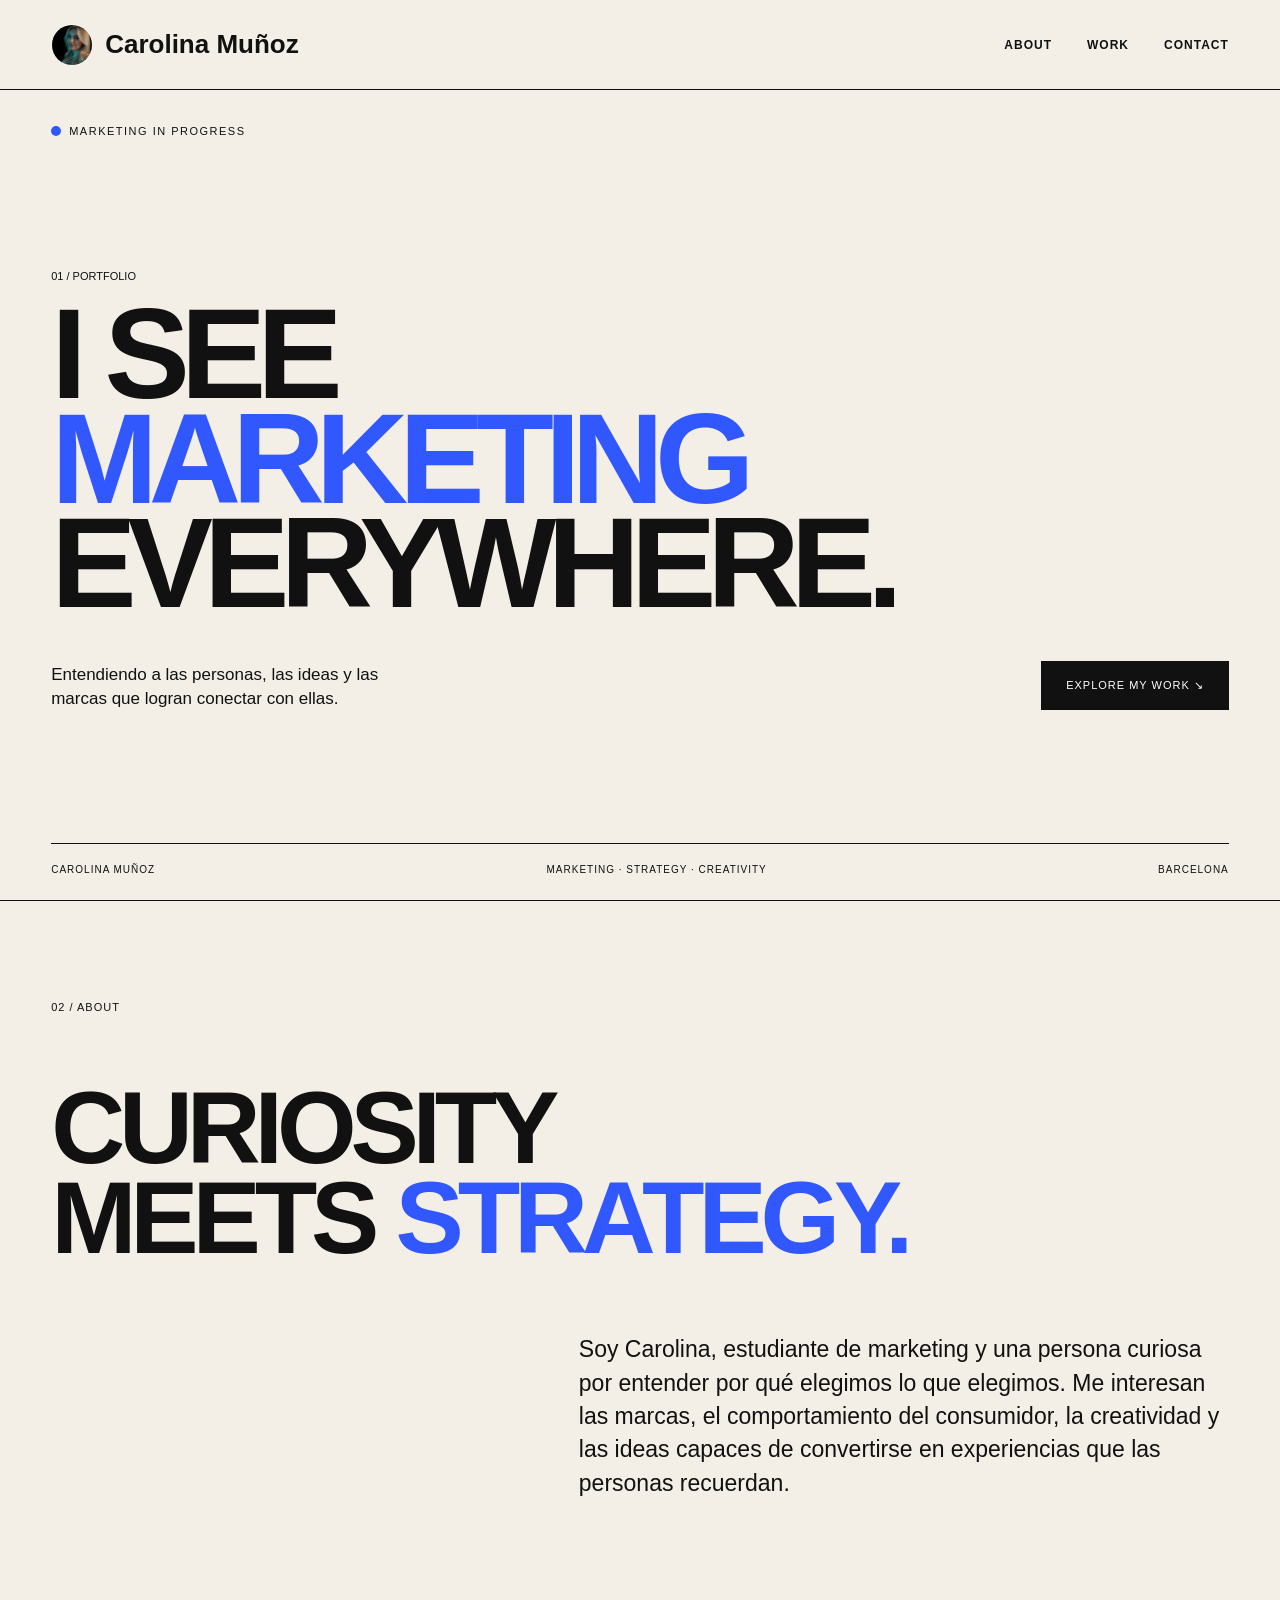
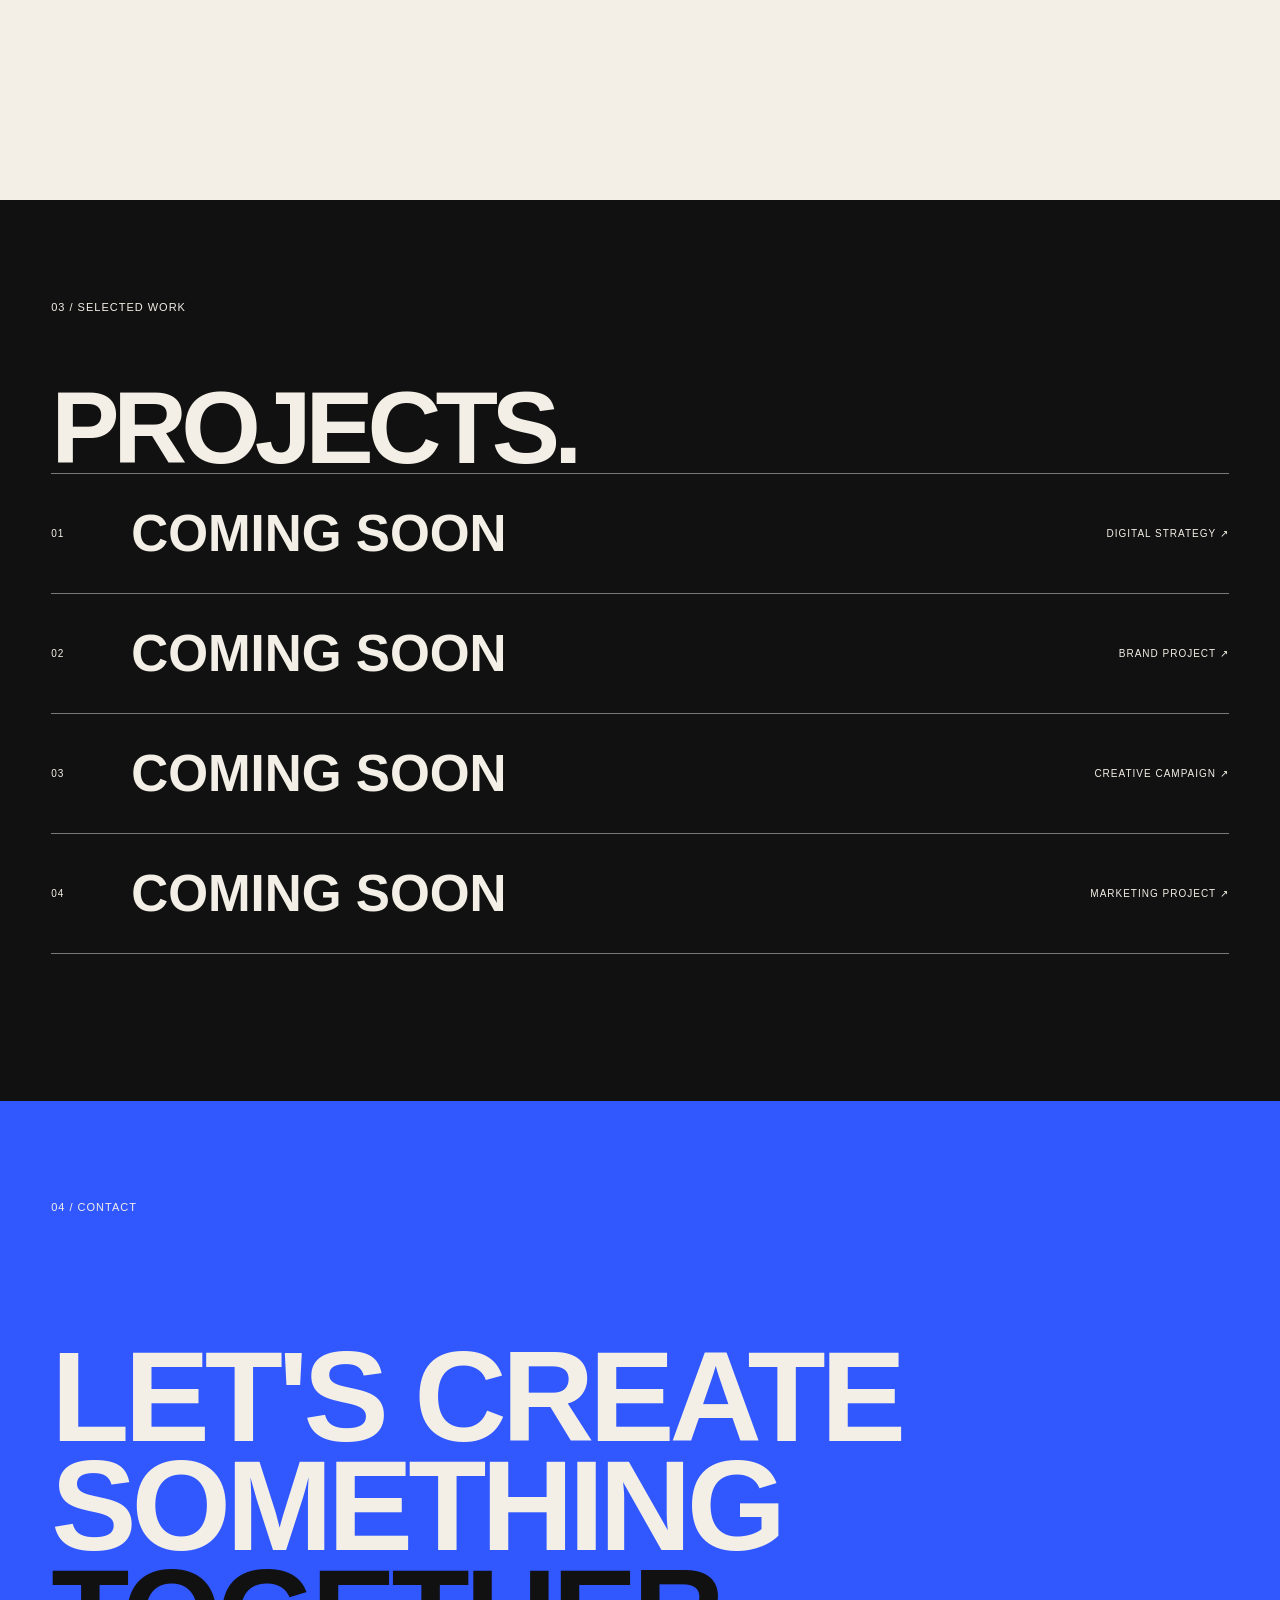
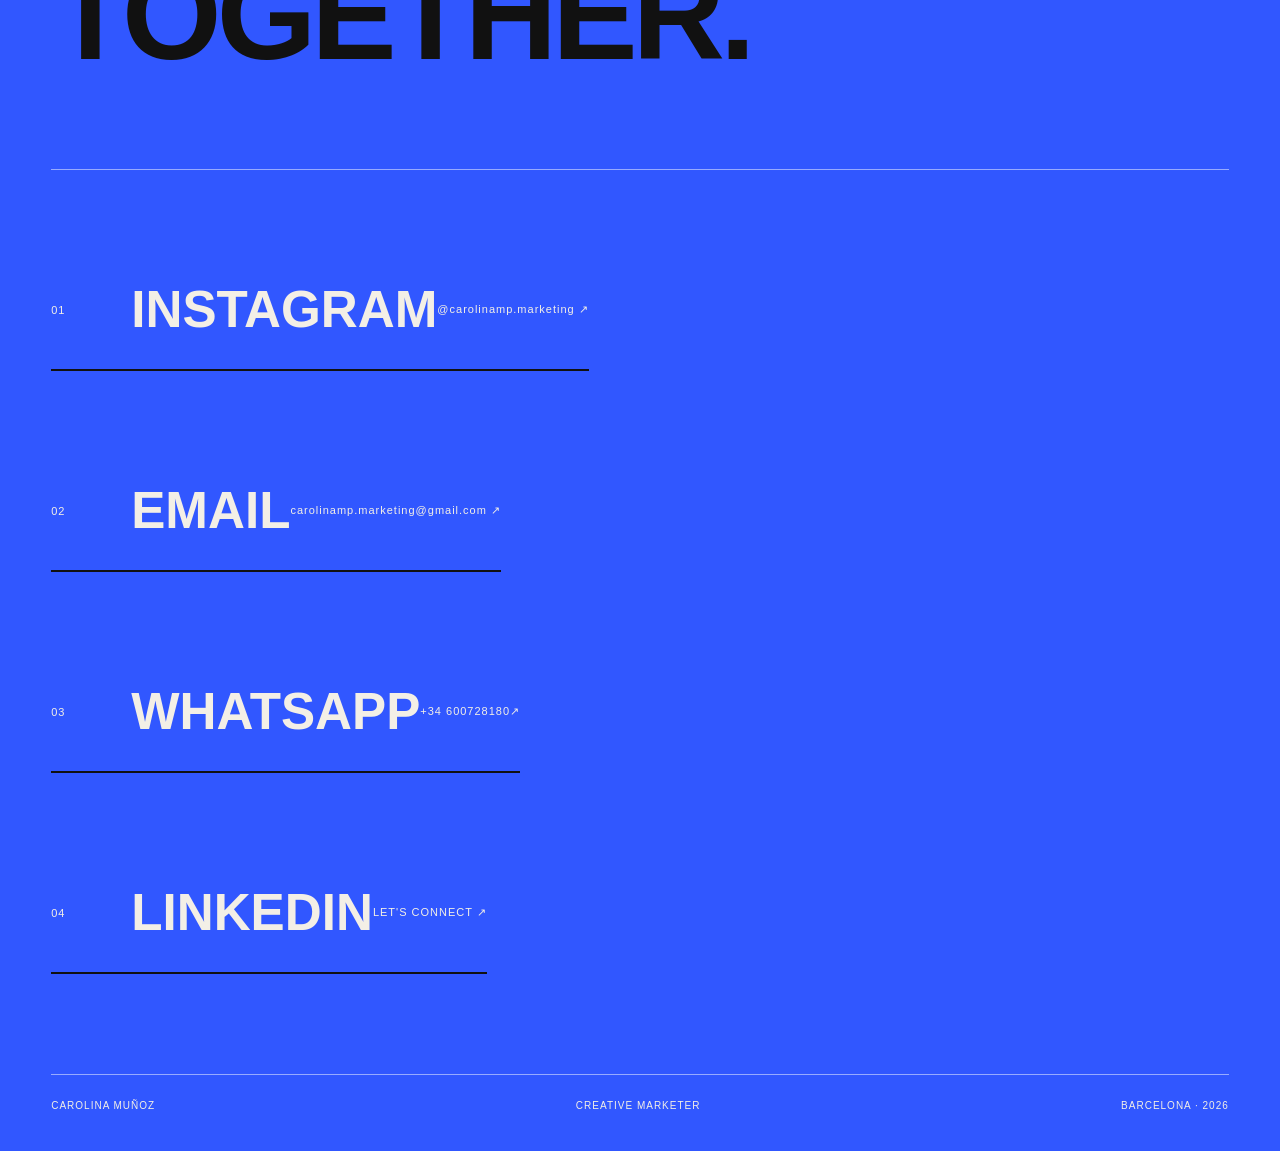
<file: index.html>
<!DOCTYPE html>
<html lang="es">

<head>
    <meta charset="UTF-8">
    <meta name="viewport" content="width=device-width, initial-scale=1.0">

    <title>Carolina Muñoz | Marketing</title>

    <link rel="stylesheet" href="style.css">
</head>

<body>

    <header class="navbar">

    <a class="logo" href="index.html">
        <img src="images/perfil.jpg" alt="Carolina Muñoz">
        <span>Carolina Muñoz</span>
    </a>

    <nav>
        <a href="#about me">ABOUT</a>
        <a href="#work">WORK</a>
        <a href="#contact">CONTACT</a>
    </nav>

</header>


    <main>

        <section class="hero">

            <div class="status">
                <span class="dot"></span>
                MARKETING IN PROGRESS
            </div>

            <div class="hero-content">

                <p class="number">01 / PORTFOLIO</p>

                <h1>
                    I SEE<br>
                    <span>MARKETING</span><br>
                    EVERYWHERE.
                </h1>

                <div class="hero-bottom">

                    <p class="intro">
                        Entendiendo a las personas,
                        las ideas y las marcas que
                        logran conectar con ellas.
                    </p>

                    <a href="#work" class="button">
                        EXPLORE MY WORK ↘
                    </a>

                </div>

            </div>

            <div class="location">
                <span>CAROLINA MUÑOZ</span>
                <span>MARKETING · STRATEGY · CREATIVITY</span>
                <span>BARCELONA</span>
            </div>

        </section>


        <section id="about" class="section about">

            <p class="section-number">02 / ABOUT</p>

            <h2>
                CURIOSITY<br>
                MEETS <span>STRATEGY.</span>
            </h2>

            <p class="about-text">
                Soy Carolina, estudiante de marketing y una persona
                curiosa por entender por qué elegimos lo que elegimos.
                Me interesan las marcas, el comportamiento del consumidor,
                la creatividad y las ideas capaces de convertirse en
                experiencias que las personas recuerdan.
            </p>

        </section>


        <section id="work" class="section work">

            <p class="section-number">03 / SELECTED WORK</p>

            <h2>PROJECTS.</h2>

            <a href="projects/proyecto-01.html" class="project">
    <span>01</span>
    <h3>COMING SOON</h3>
    <span>DIGITAL STRATEGY ↗</span>
</a>

<a href="projects/proyecto-02.html" class="project">
    <span>02</span>
    <h3>COMING SOON</h3>
    <span>BRAND PROJECT ↗</span>
</a>

<a href="projects/proyecto-03.html" class="project">
    <span>03</span>
    <h3>COMING SOON</h3>
    <span>CREATIVE CAMPAIGN ↗</span>
</a>

<a href="projects/proyecto-04.html" class="project">
    <span>04</span>
    <h3>COMING SOON</h3>
    <span>MARKETING PROJECT ↗</span>
</a>
        </section>


        <section id="contact" class="section contact">

    <p class="section-number">04 / CONTACT</p>

    <div class="contact-header">
        <h2>
            LET'S CREATE<br>
            SOMETHING <span>TOGETHER.</span>
        </h2>
    </div>

    <div class="contact-links">

        <a href="https://www.instagram.com/carolinamp.marketing/"
           target="_blank"
           class="contact-item">
            <span>01</span>
            <h3>INSTAGRAM</h3>
            <span>@carolinamp.marketing ↗</span>
        </a>

        <a href="mailto:carolinamp.marketing@gmail.com?subject=Let´s%20work%together"
           class="contact-item">
            <span>02</span>
            <h3>EMAIL</h3>
            <span>carolinamp.marketing@gmail.com ↗</span>
        </a>    

        <a href="https://wa.me/+34600728180"
           target="_blank"
           class="contact-item">
            <span>03</span>
            <h3>WHATSAPP</h3>
            <span>+34 600728180↗</span>
        </a>

        <a href="TU_LINKEDIN"
           target="_blank"
           class="contact-item">
            <span>04</span>
            <h3>LINKEDIN</h3>
            <span>LET'S CONNECT ↗</span>
        </a>

    </div>

    <div class="contact-footer">
        <span>CAROLINA MUÑOZ</span>
        <span>CREATIVE MARKETER</span>
        <span>BARCELONA · 2026</span>
    </div>

</section>

    </main>
<script>
    const elements = document.querySelectorAll(
        '.section, .project'
    );

    const observer = new IntersectionObserver((entries) => {

        entries.forEach((entry) => {

            if (entry.isIntersecting) {
                entry.target.classList.add('show');
            }

        });

    }, {
        threshold: 0.15
    });

    elements.forEach((element) => {
        element.classList.add('reveal');
        observer.observe(element);
    });
</script>
</body>

</html>

<!-- GitHub Pages deployment -->
</file>
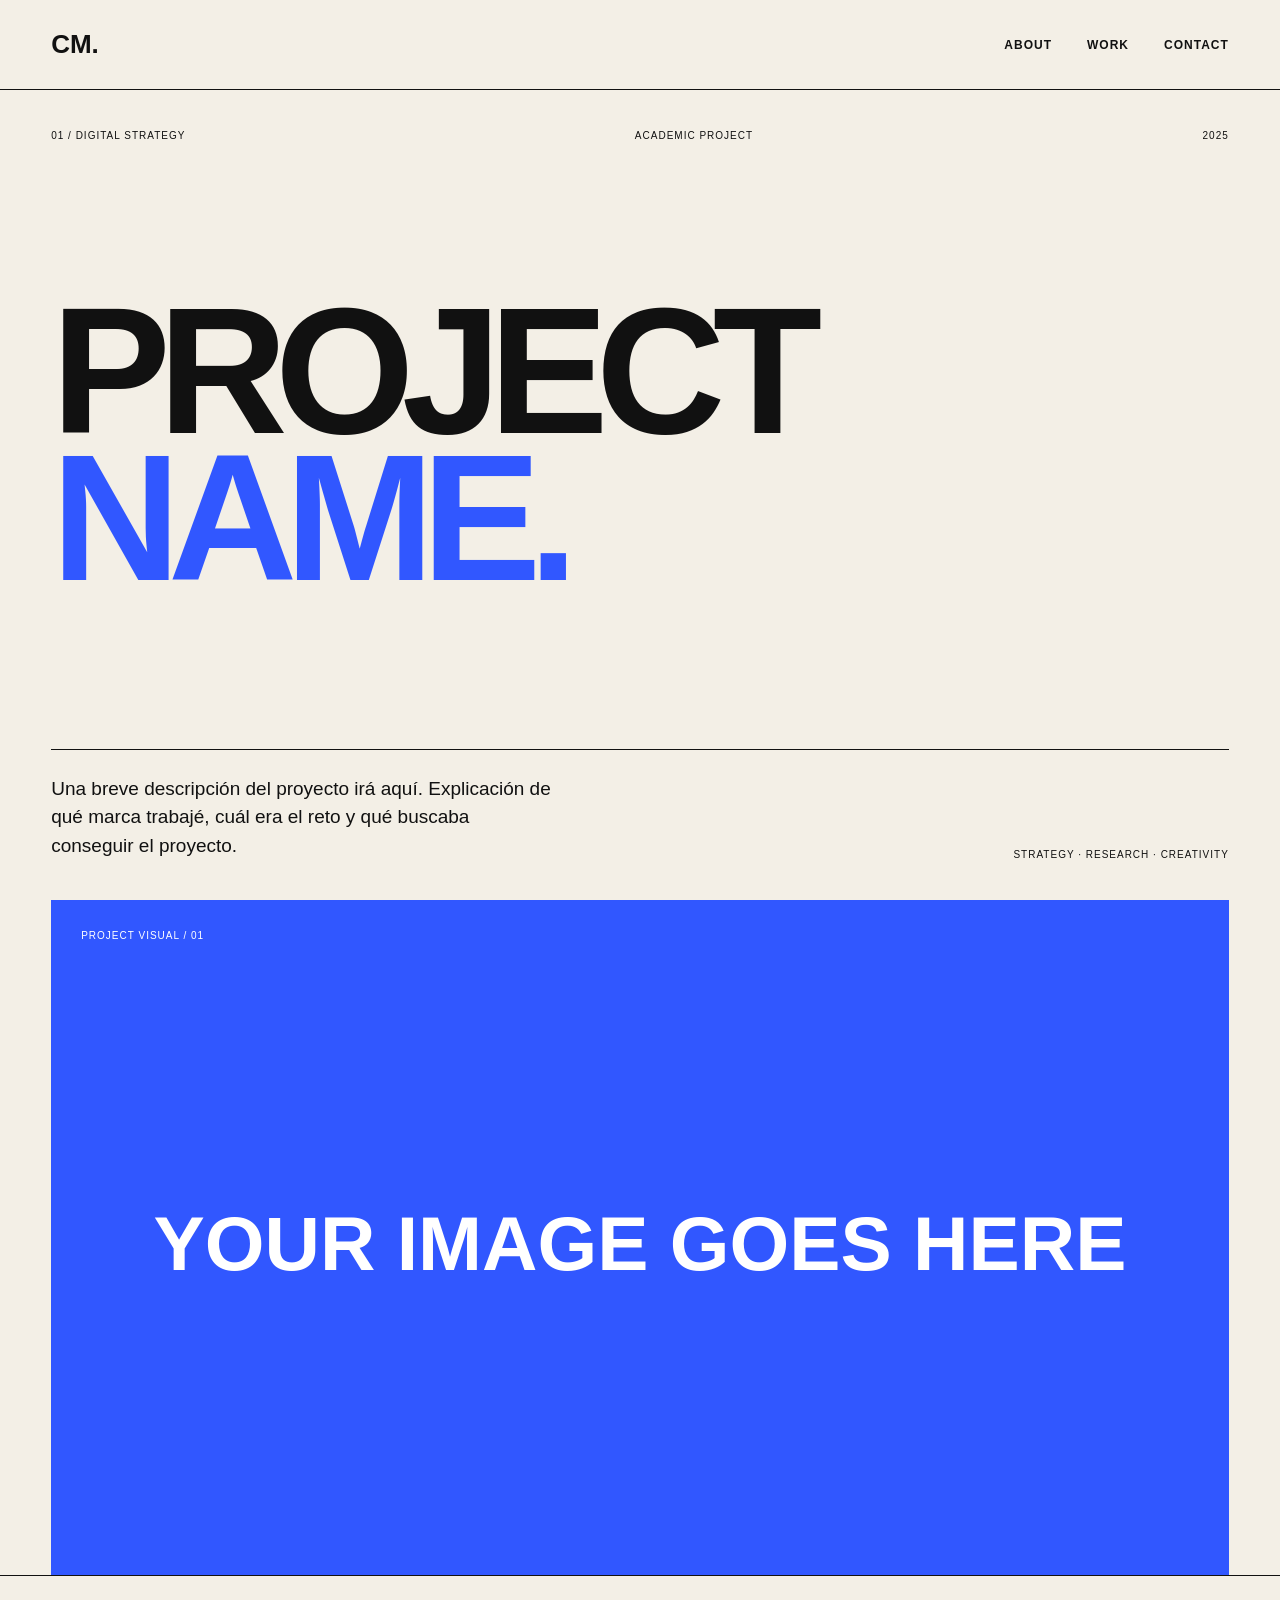
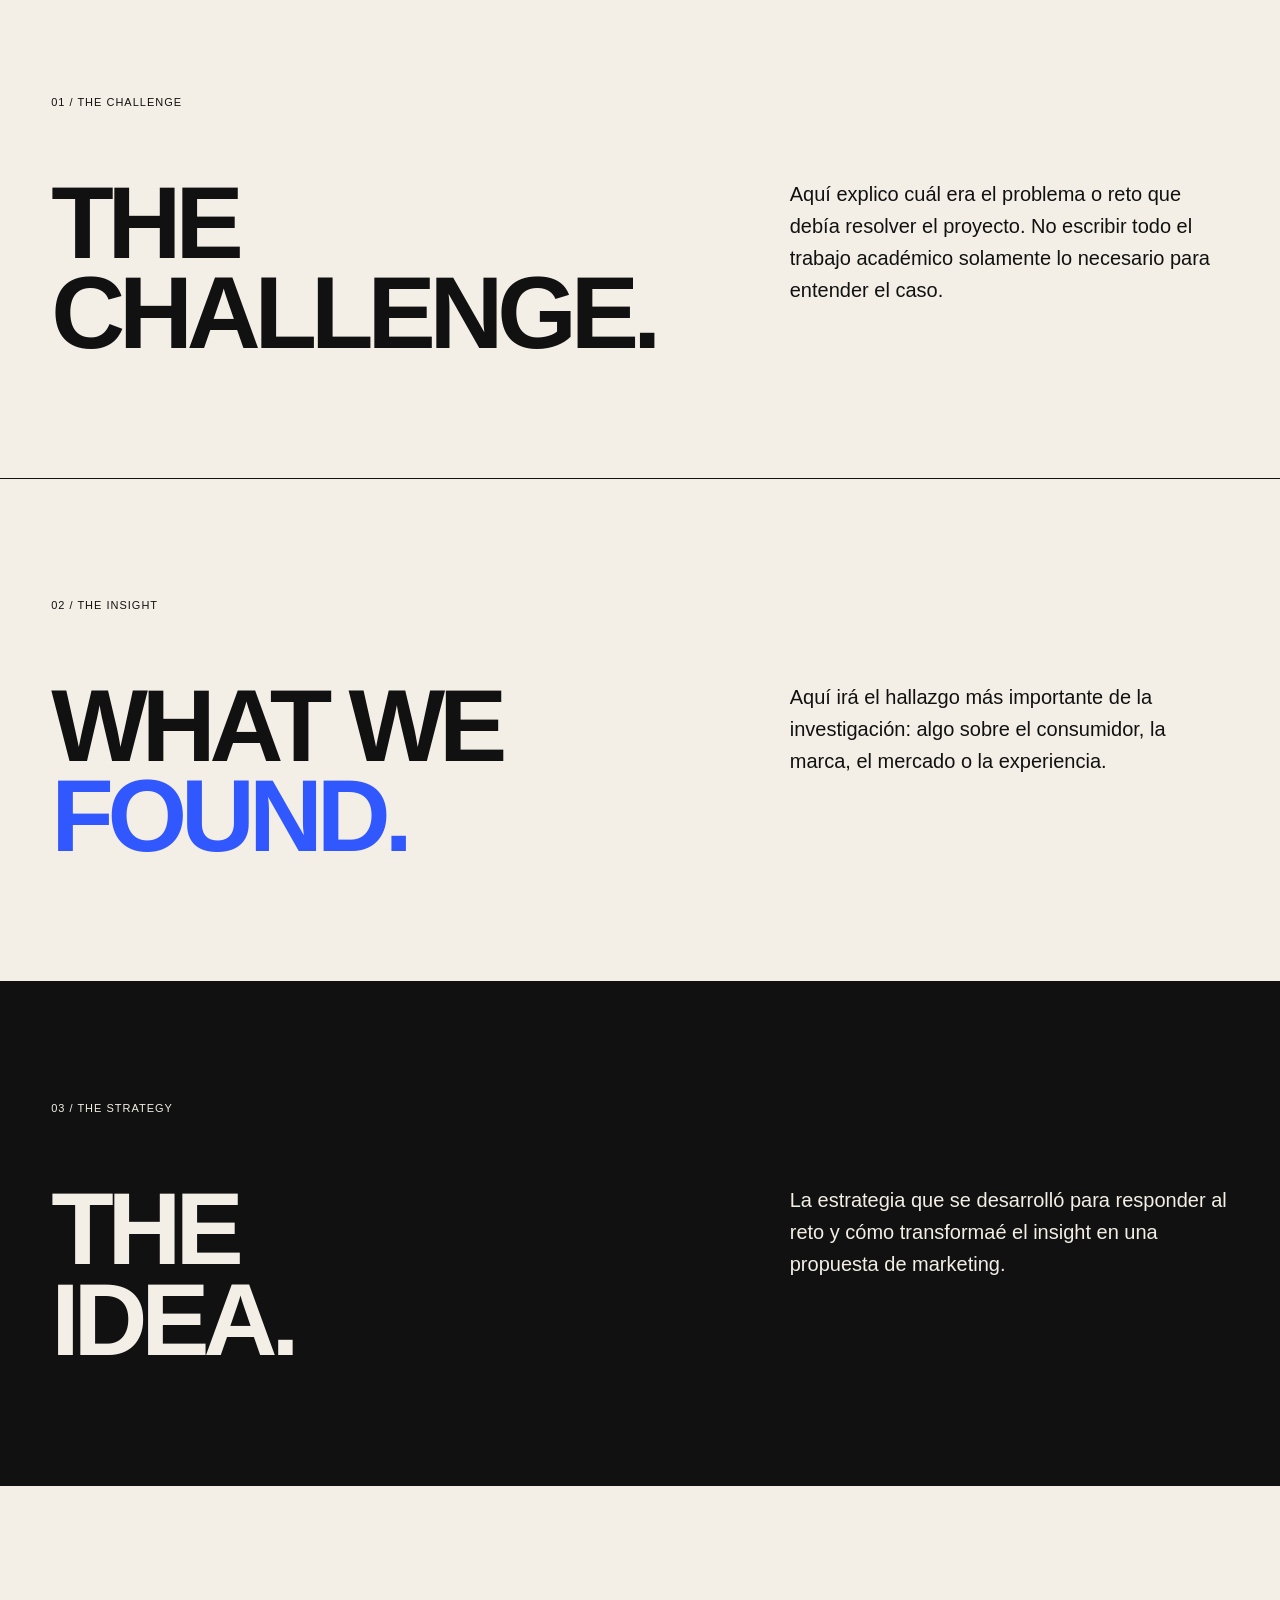
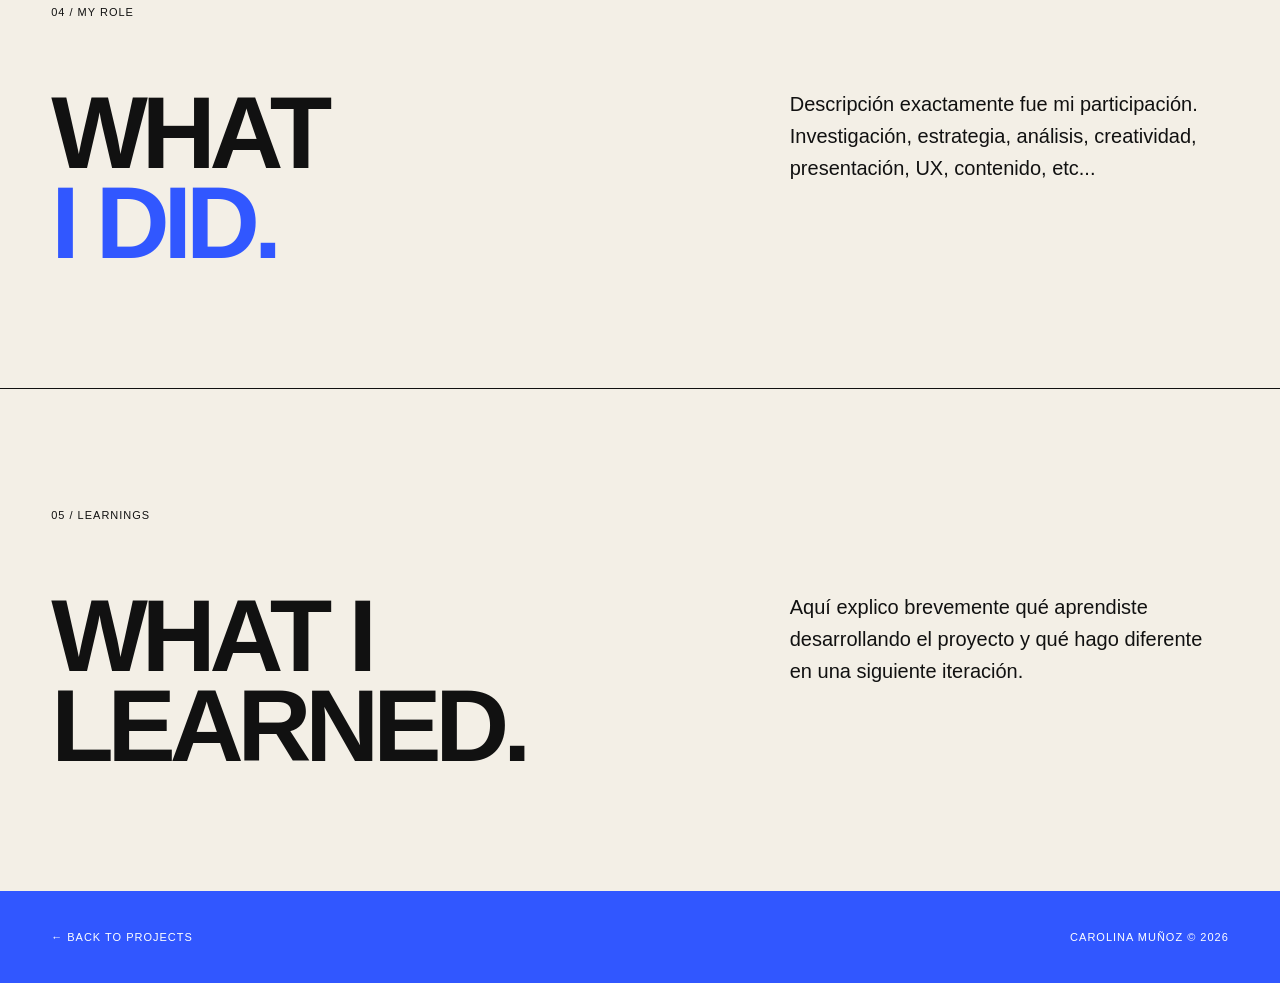
<file: projects/proyecto-01.html>
<!DOCTYPE html>
<html lang="es">

<head>
    <meta charset="UTF-8">
    <meta name="viewport" content="width=device-width, initial-scale=1.0">

    <title>Proyecto 01 | Carolina Muñoz</title>

    <!-- Como estamos dentro de /projects, usamos ../ para volver atrás -->
    <link rel="stylesheet" href="../style.css">
</head>

<body class="project-page">

    <header class="navbar">
        <a class="logo" href="../index.html">CM.</a>

        <nav>
            <a href="../index.html#about">ABOUT</a>
            <a href="../index.html#work">WORK</a>
            <a href="../index.html#contact">CONTACT</a>
        </nav>
    </header>

    <main>

        <section class="case-hero">

            <div class="case-meta">
                <span>01 / DIGITAL STRATEGY</span>
                <span>ACADEMIC PROJECT</span>
                <span>2025</span>
            </div>

            <h1 class="case-title">
                PROJECT<br>
                <span>NAME.</span>
            </h1>

            <div class="case-intro">
                <p>
                    Una breve descripción del proyecto irá aquí.
                    Explicación de qué marca trabajé, cuál era el reto
                    y qué buscaba conseguir el proyecto.
                </p>

                <p>
                    STRATEGY · RESEARCH · CREATIVITY
                </p>
            </div>

        </section>


        <section class="case-image-placeholder">
            <span>PROJECT VISUAL / 01</span>
            <p>YOUR IMAGE GOES HERE</p>
        </section>


        <section class="case-section">

            <p class="section-number">01 / THE CHALLENGE</p>

            <div class="case-grid">
                <h2>THE<br>CHALLENGE.</h2>

                <p>
                    Aquí explico cuál era el problema o reto que
                    debía resolver el proyecto. No escribir
                    todo el trabajo académico solamente lo
                    necesario para entender el caso.
                </p>
            </div>

        </section>


        <section class="case-section">

            <p class="section-number">02 / THE INSIGHT</p>

            <div class="case-grid">
                <h2>WHAT WE<br><span>FOUND.</span></h2>

                <p>
                    Aquí irá el hallazgo más importante de la
                    investigación: algo sobre el consumidor,
                    la marca, el mercado o la experiencia.
                </p>
            </div>

        </section>


        <section class="case-section case-dark">

            <p class="section-number">03 / THE STRATEGY</p>

            <div class="case-grid">
                <h2>THE<br>IDEA.</h2>

                <p>
                    La estrategia que se desarrolló para
                    responder al reto y cómo transformaé el insight
                    en una propuesta de marketing.
                </p>
            </div>

        </section>


        <section class="case-section">

            <p class="section-number">04 / MY ROLE</p>

            <div class="case-grid">
                <h2>WHAT<br><span>I DID.</span></h2>

                <p>
                    Descripción exactamente fue mi participación.
                    Investigación, estrategia, análisis, creatividad,
                    presentación, UX, contenido, etc...
                </p>
            </div>

        </section>


        <section class="case-section">

            <p class="section-number">05 / LEARNINGS</p>

            <div class="case-grid">
                <h2>WHAT I<br>LEARNED.</h2>

                <p>
                    Aquí explico brevemente qué aprendiste
                    desarrollando el proyecto y qué hago diferente
                    en una siguiente iteración.
                </p>
            </div>

        </section>


        <footer class="case-footer">

            <a href="../index.html#work">
                ← BACK TO PROJECTS
            </a>

            <span>CAROLINA MUÑOZ © 2026</span>

        </footer>

    </main>

</body>

</html>
</file>
<file: style.css>
* {
    box-sizing: border-box;
    margin: 0;
    padding: 0;
}

html {
    scroll-behavior: smooth;
}

body {
    background: #f3efe6;
    color: #111111;
    font-family: Arial, Helvetica, sans-serif;
}

a {
    color: inherit;
    text-decoration: none;
}


/* NAVIGATION */

.navbar {
    height: 90px;
    padding: 0 4vw;

    display: flex;
    align-items: center;
    justify-content: space-between;

    border-bottom: 1px solid #111;
}

.logo {
    font-size: 26px;
    font-weight: 900;
}

nav {
    display: flex;
    gap: 35px;
}

nav a {
    font-size: 12px;
    font-weight: 700;
    letter-spacing: 1px;
}


/* HERO */

.hero {
    min-height: calc(100vh - 90px);

    padding: 35px 4vw 25px;

    display: flex;
    flex-direction: column;
    justify-content: space-between;
}

.status {
    font-size: 11px;
    letter-spacing: 1.5px;

    display: flex;
    align-items: center;
    gap: 8px;
}

.dot {
    width: 10px;
    height: 10px;

    background: #3157ff;
    border-radius: 50%;
}

.hero-content {
    margin: auto 0;
}

.number {
    font-size: 11px;
    margin-bottom: 20px;
}

h1 {
    font-size: clamp(65px, 10vw, 150px);
    line-height: 0.82;
    letter-spacing: -0.07em;
    font-weight: 900;
}

h1 span {
    color: #3157ff;
}

.hero-bottom {
    margin-top: 45px;

    display: flex;
    justify-content: space-between;
    align-items: flex-end;
}

.intro {
    max-width: 330px;

    font-size: 17px;
    line-height: 1.4;
}

.button {
    background: #111;
    color: #fff;

    padding: 18px 25px;

    font-size: 11px;
    letter-spacing: 1px;

    transition: 0.25s;
}

.button:hover {
    background: #3157ff;
}

.location {
    padding-top: 20px;

    border-top: 1px solid #111;

    display: flex;
    justify-content: space-between;

    font-size: 10px;
    letter-spacing: 1px;
}


/* GENERAL SECTIONS */

.section {
    min-height: 100vh;

    padding: 100px 4vw;

    border-top: 1px solid #111;
}

.section-number {
    font-size: 11px;
    letter-spacing: 1px;

    margin-bottom: 70px;
}

h2 {
    font-size: clamp(55px, 8vw, 120px);
    line-height: 0.88;
    letter-spacing: -0.06em;
}

h2 span {
    color: #3157ff;
}


/* ABOUT */

.about-text {
    max-width: 650px;

    margin-top: 70px;
    margin-left: auto;

    font-size: 23px;
    line-height: 1.45;
}


/* WORK */

.work {
    background: #111;
    color: #f3efe6;
}

.project {
    padding: 30px 0;

    border-top: 1px solid #777;

    display: grid;
    grid-template-columns: 80px 1fr auto;

    align-items: center;
}

.project:last-child {
    border-bottom: 1px solid #777;
}

.project h3 {
    font-size: clamp(28px, 4vw, 60px);
}

.project span {
    font-size: 10px;
    letter-spacing: 1px;
}


/* CONTACT */

.contact {
    display: flex;
    flex-direction: column;
    justify-content: space-between;
}

.contact a {
    width: fit-content;

    margin-top: 80px;

    border-bottom: 2px solid #111;

    font-size: 20px;
}


/* MOBILE */

@media (max-width: 700px) {

    .navbar {
        height: 70px;
    }

    nav {
        gap: 15px;
    }

    nav a {
        font-size: 9px;
    }

    .hero {
        min-height: calc(100vh - 70px);
    }

    h1 {
        font-size: 17vw;
    }

    .hero-bottom {
        align-items: flex-start;
        flex-direction: column;
        gap: 30px;
    }

    .location {
        gap: 15px;
        flex-direction: column;
    }

    .about-text {
        margin-left: 0;

        font-size: 18px;
    }

    .project {
        grid-template-columns: 40px 1fr;
        gap: 10px;
    }

    .project > span:last-child {
        grid-column: 2;
    }
}
/* ==============================
   PROJECT / CASE STUDY
================================= */

.case-hero {
    min-height: calc(100vh - 90px);
    padding: 40px 4vw;

    display: flex;
    flex-direction: column;
    justify-content: space-between;
}

.case-meta {
    display: flex;
    justify-content: space-between;

    font-size: 10px;
    letter-spacing: 1px;
}

.case-title {
    margin: auto 0;

    font-size: clamp(75px, 14vw, 200px);
}

.case-title span {
    color: #3157ff;
}

.case-intro {
    display: flex;
    justify-content: space-between;
    align-items: flex-end;

    border-top: 1px solid #111;
    padding-top: 25px;
}

.case-intro p:first-child {
    max-width: 500px;

    font-size: 19px;
    line-height: 1.5;
}

.case-intro p:last-child {
    font-size: 10px;
    letter-spacing: 1px;
}


/* IMAGE */

.case-image-placeholder {
    min-height: 75vh;
    margin: 0 4vw;

    background: #3157ff;
    color: white;

    padding: 30px;

    display: flex;
    flex-direction: column;
    justify-content: space-between;
}

.case-image-placeholder span {
    font-size: 10px;
    letter-spacing: 1px;
}

.case-image-placeholder p {
    margin: auto;

    font-size: clamp(30px, 6vw, 90px);
    font-weight: 900;
}


/* PROJECT SECTIONS */

.case-section {
    padding: 120px 4vw;

    border-top: 1px solid #111;
}

.case-grid {
    display: grid;
    grid-template-columns: 1.5fr 1fr;
    gap: 80px;

    align-items: start;
}

.case-grid p {
    max-width: 550px;

    font-size: 20px;
    line-height: 1.6;
}

.case-dark {
    background: #111;
    color: #f3efe6;
}


/* FOOTER */

.case-footer {
    background: #3157ff;
    color: white;

    padding: 40px 4vw;

    display: flex;
    justify-content: space-between;

    font-size: 11px;
    letter-spacing: 1px;
}


/* PROJECT MOBILE */

@media (max-width: 700px) {

    .case-meta {
        flex-direction: column;
        gap: 8px;
    }

    .case-title {
        font-size: 20vw;
    }

    .case-intro {
        align-items: flex-start;
        flex-direction: column;
        gap: 30px;
    }

    .case-image-placeholder {
        min-height: 55vh;
    }

    .case-grid {
        grid-template-columns: 1fr;
        gap: 40px;
    }

    .case-grid p {
        font-size: 17px;
    }

    .case-footer {
        flex-direction: column;
        gap: 20px;
    }
}
/* ==============================
   PROFILE LOGO
================================= */

.logo {
    display: flex;
    align-items: center;
    gap: 12px;
    text-decoration: none;
}

.logo img {
    width: 42px;
    height: 42px;

    border-radius: 50%;
    object-fit: cover;

    border: 1px solid rgba(255, 255, 255, 0.35);
}

.logo span {
    font-weight: 700;
}
/* =================================
   ANIMATIONS
================================= */

/* Entrada inicial */

.logo img {
    animation: revealPhoto 0.8s ease-out both;
}

.logo span {
    animation: revealUp 0.8s ease-out 0.25s both;
}

/* Título principal */
.hero h1 {
    animation: revealUp 1s ease-out 0.45s both;
}

/* Subtítulo Creative Marketer */
.hero p {
    animation: revealUp 1s ease-out 0.7s both;
}


/* Animación foto */

@keyframes revealPhoto {

    from {
        opacity: 0;
        transform: scale(0.7);
        filter: blur(8px);
    }

    to {
        opacity: 1;
        transform: scale(1);
        filter: blur(0);
    }
}


/* Animación textos */

@keyframes revealUp {

    from {
        opacity: 0;
        transform: translateY(35px);
    }

    to {
        opacity: 1;
        transform: translateY(0);
    }
}
/* =================================
   SCROLL REVEAL
================================= */

.reveal {
    opacity: 0;
    transform: translateY(60px);
    transition:
        opacity 0.9s ease,
        transform 0.9s ease;
}

.reveal.show {
    opacity: 1;
    transform: translateY(0);
}
/* ================================
   CONTACT
================================ */

.contact {
    background: #3157ff;
    color: #f3efe6;
    padding: 100px 4vw 40px;
}

.contact-header {
    padding: 60px 0 100px;
}

.contact h2 {
    font-size: clamp(60px, 10vw, 160px);
    line-height: 0.85;
    letter-spacing: -5px;
    margin: 0;
}

.contact h2 span {
    color: #111;
}

.contact-links {
    border-top: 1px solid rgba(255,255,255,0.5);
}

.contact-item {
    display: grid;
    grid-template-columns: 80px 1fr auto;
    align-items: center;

    padding: 30px 0;

    border-bottom: 1px solid rgba(255,255,255,0.5);

    color: #f3efe6;
    text-decoration: none;

    transition:
        padding 0.3s ease,
        background 0.3s ease,
        color 0.3s ease;
}

.contact-item h3 {
    margin: 0;
    font-size: clamp(28px, 4vw, 65px);
}

.contact-item span {
    font-size: 11px;
    letter-spacing: 1px;
}

.contact-item:hover {
    background: #f3efe6;
    color: #111;
    padding-left: 20px;
    padding-right: 20px;
}

.contact-footer {
    display: flex;
    justify-content: space-between;

    margin-top: 100px;
    padding-top: 25px;

    border-top: 1px solid rgba(255,255,255,0.5);

    font-size: 10px;
    letter-spacing: 1px;
}

/* MOBILE */

@media (max-width: 700px) {

    .contact {
        padding-top: 70px;
    }

    .contact-header {
        padding: 40px 0 70px;
    }

    .contact h2 {
        font-size: 17vw;
        letter-spacing: -2px;
    }

    .contact-item {
        grid-template-columns: 40px 1fr;
        gap: 10px;
    }

    .contact-item > span:last-child {
        grid-column: 2;
    }

    .contact-footer {
        flex-direction: column;
        gap: 10px;
        margin-top: 70px;
    }
}
</file>
